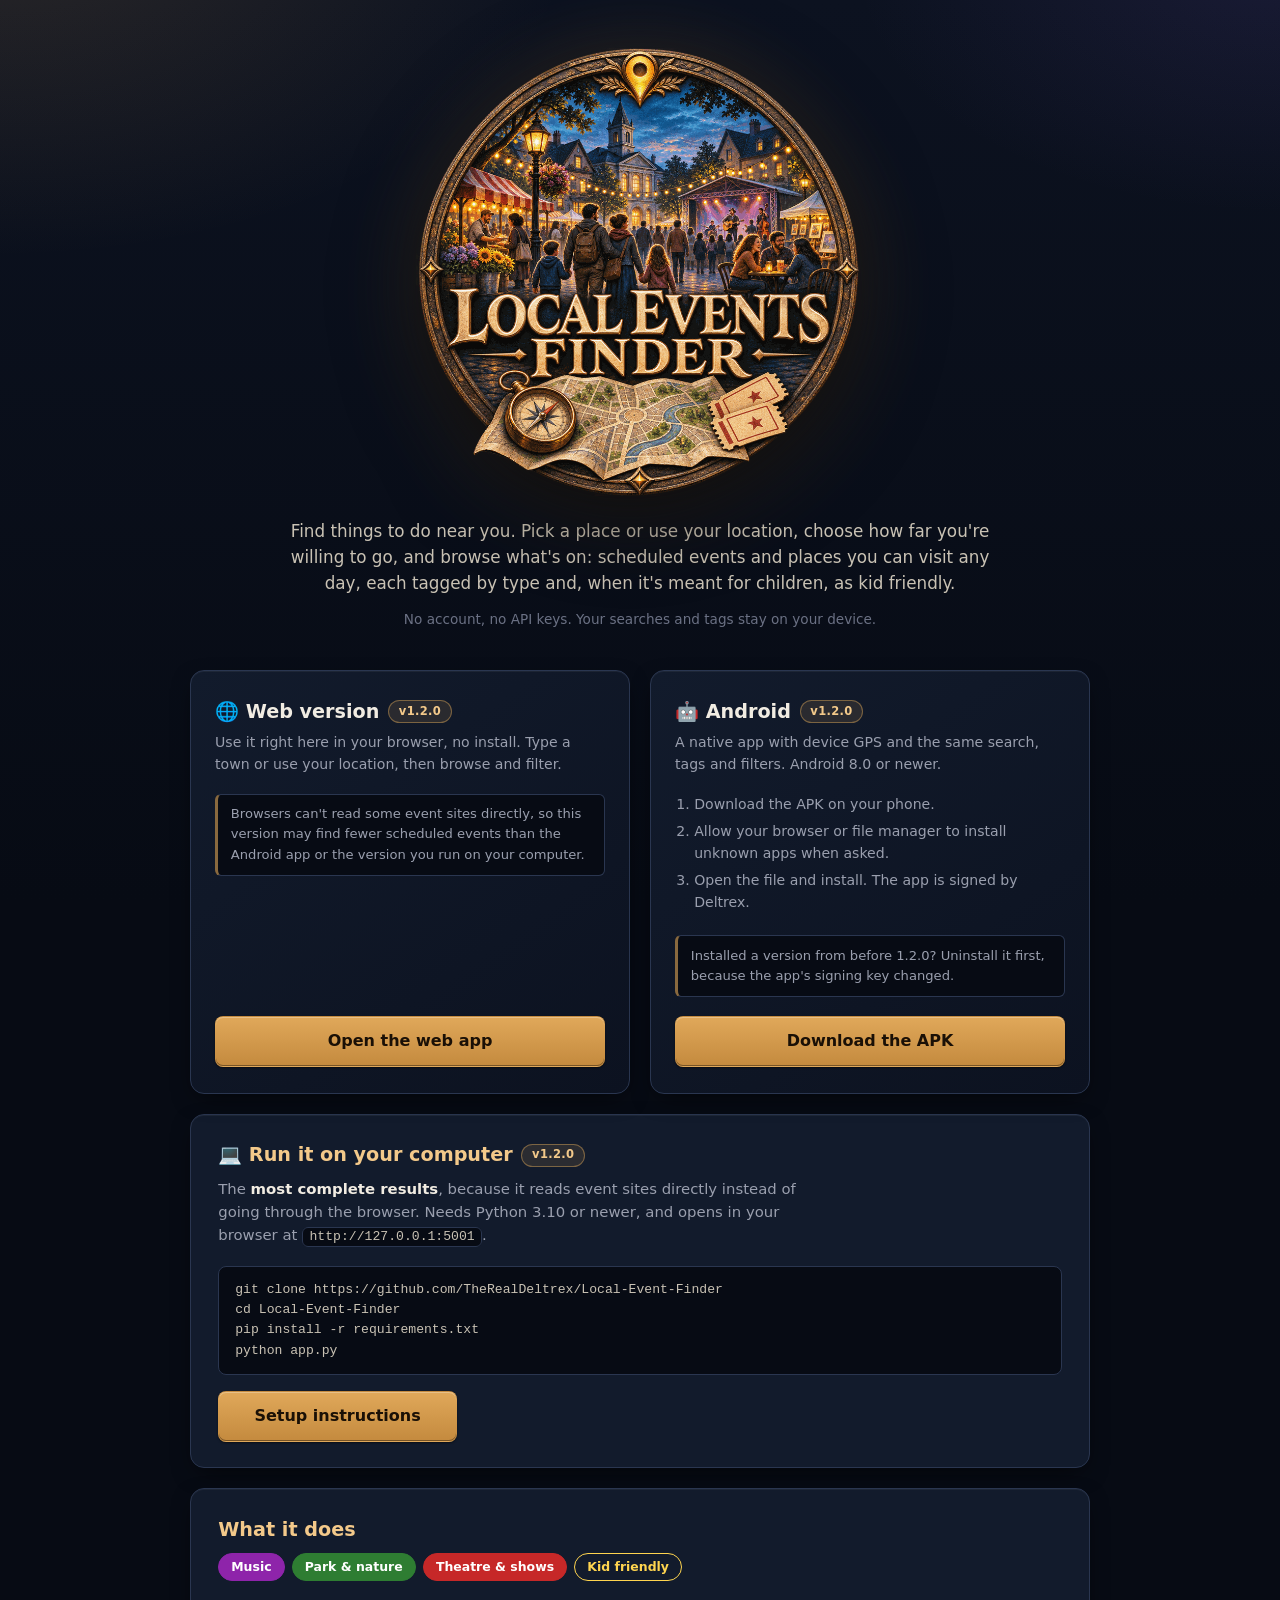
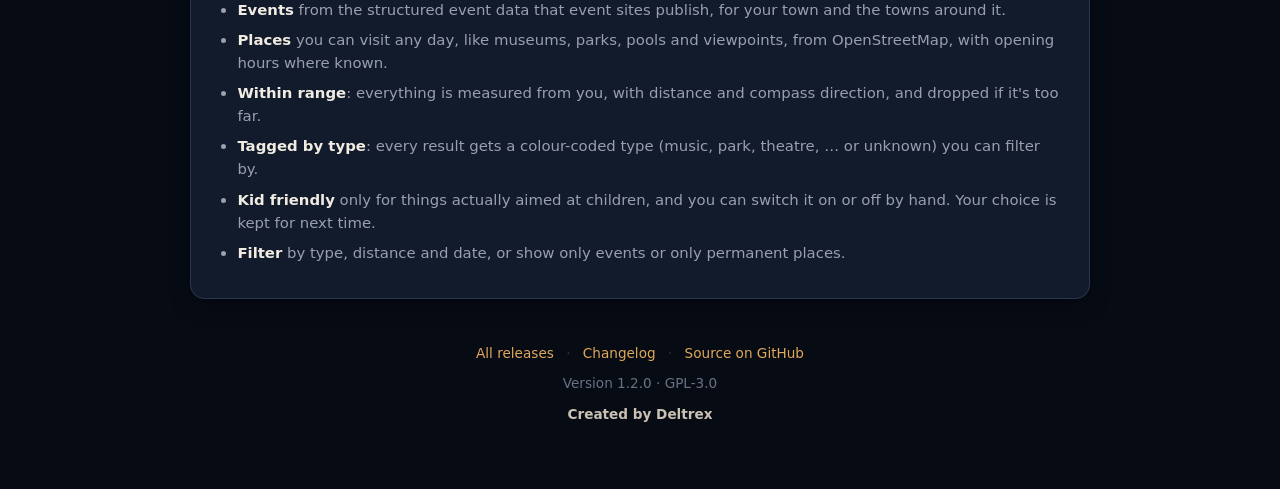
<file: docs/index.html>
<!doctype html>
<html lang="en">
<head>
<meta charset="utf-8" />
<meta name="viewport" content="width=device-width, initial-scale=1" />
<title>Local Events Finder — use it in your browser or on Android</title>
<meta name="description" content="Find things to do near you: local events and places within range, tagged by type (music, parks, theatre, …) and kid friendly. Use it in your browser, on Android or on your own computer. No account, no API keys." />
<link rel="icon" type="image/png" href="favicon.png" />
<link rel="apple-touch-icon" href="apple-touch-icon.png" />
<meta property="og:title" content="Local Events Finder" />
<meta property="og:description" content="Find events and places near you, tagged by type and kid friendly. Use it in your browser or on Android. No account, no API keys." />
<meta property="og:image" content="https://therealdeltrex.github.io/Local-Event-Finder/logo.png" />
<meta name="twitter:card" content="summary_large_image" />
<style>
  /* Colours are taken from the logo: a night-blue square with warm lantern and brass tones. */
  :root {
    --bg-deep: #070b14;
    --bg: #0c1220;
    --surface: #121b2c;
    --surface-2: #19253b;
    --border: #2a3650;
    --border-lit: #5a4a30;
    --text: #f1ece2;
    --text-dim: #c9c2b4;
    --muted: #9a9fae;
    --faint: #6b7184;
    --accent: #e0a85a;
    --accent-hover: #f3c98a;
    --accent-ink: #1a1006;
    --kids: #ffd54f;
    --shadow-1: 0 1px 2px rgb(0 0 0 / 0.5);
    --shadow-2: 0 8px 24px -8px rgb(0 0 0 / 0.7);
    --shadow-3: 0 18px 48px -16px rgb(0 0 0 / 0.8);
    --rim: inset 0 1px 0 rgb(255 255 255 / 0.05);
    --rim-lit: inset 0 1px 0 rgb(255 255 255 / 0.12);
    --font: "Segoe UI", system-ui, -apple-system, Roboto, Arial, sans-serif;
  }

  * { box-sizing: border-box; }
  html { background: var(--bg-deep); }

  body {
    margin: 0;
    min-height: 100vh;
    font-family: var(--font);
    color: var(--text);
    line-height: 1.55;
    background:
      radial-gradient(1000px 600px at 0% -10%, rgb(224 168 90 / 0.14), transparent 58%),
      radial-gradient(820px 480px at 100% -4%, rgb(120 90 200 / 0.12), transparent 52%),
      linear-gradient(180deg, var(--bg) 0%, var(--bg-deep) 100%);
    background-attachment: fixed;
    -webkit-font-smoothing: antialiased;
  }

  :focus-visible { outline: 2px solid var(--accent-hover); outline-offset: 3px; border-radius: 6px; }

  .wrap { max-width: 940px; margin: 0 auto; padding: 3rem 1.25rem 4rem; }

  .hero { text-align: center; margin-bottom: 2.5rem; }
  .hero .mark {
    display: block;
    width: min(28rem, 100%);
    height: auto;
    margin: 0 auto 1.4rem;
    /* The logo is round with a transparent background, so it gets a glow instead of a frame. */
    filter: drop-shadow(0 18px 40px rgb(0 0 0 / 0.75)) drop-shadow(0 0 28px rgb(224 168 90 / 0.18));
  }
  .hero h1 { position: absolute; width: 1px; height: 1px; overflow: hidden; clip: rect(0 0 0 0); }
  .hero p { color: var(--text-dim); font-size: 1.05rem; max-width: 44rem; margin: 0 auto; text-wrap: pretty; }
  .hero .tagline { font-size: 0.85rem; margin-top: 0.8rem; color: var(--faint); }

  .section {
    background: var(--surface);
    border: 1px solid var(--border);
    border-radius: 14px;
    padding: 1.6rem 1.7rem;
    margin-bottom: 1.25rem;
    box-shadow: var(--shadow-2), var(--rim);
  }
  .section > h2 {
    margin: 0 0 0.5rem;
    font-size: 1.2rem;
    font-weight: 600;
    color: var(--accent-hover);
    display: flex; align-items: center; gap: 0.55rem; flex-wrap: wrap;
  }
  .section p.lead { color: var(--muted); font-size: 0.93rem; margin: 0 0 1.15rem; max-width: 62ch; }
  .section p.lead strong { color: var(--text); }

  .section.featured {
    border-color: var(--border-lit);
    background: linear-gradient(145deg, var(--surface-2) 0%, var(--bg) 100%);
    box-shadow: var(--shadow-3), var(--rim-lit);
  }

  .cards { display: grid; grid-template-columns: repeat(auto-fit, minmax(19rem, 1fr));
           gap: 1.25rem; margin-bottom: 1.25rem; }
  @media (max-width: 700px) { .cards { grid-template-columns: 1fr; } }

  .card {
    display: flex; flex-direction: column; min-width: 0;
    background: linear-gradient(145deg, var(--surface) 0%, var(--bg) 100%);
    border: 1px solid var(--border);
    border-radius: 14px;
    padding: 1.6rem 1.5rem;
    box-shadow: var(--shadow-2), var(--rim);
  }
  .card > h2 {
    margin: 0 0 0.35rem; font-size: 1.2rem; font-weight: 600; color: var(--text);
    display: flex; align-items: center; gap: 0.55rem; flex-wrap: wrap;
  }
  .card p.sub { color: var(--muted); font-size: 0.88rem; margin: 0 0 1.1rem; }
  .card .btn { margin-top: auto; }
  .card .note { margin-bottom: 1.2rem; }

  .version-badge {
    font-size: 0.72rem; font-weight: 600; color: var(--accent-hover);
    background: rgb(224 168 90 / 0.12); border: 1px solid rgb(224 168 90 / 0.45);
    border-radius: 999px; padding: 0.1rem 0.6rem; letter-spacing: 0.03em; white-space: nowrap;
    font-variant-numeric: tabular-nums;
  }

  .btn {
    display: inline-flex; align-items: center; justify-content: center;
    width: 100%; padding: 0.75rem 1rem; border-radius: 8px;
    background: linear-gradient(180deg, var(--accent) 0%, #c48a3e 100%);
    color: var(--accent-ink); font-weight: 700; font-size: 1rem; text-decoration: none;
    border: 1px solid transparent;
    box-shadow: inset 0 1px 0 rgb(255 255 255 / 0.28), inset 0 -1px 0 rgb(0 0 0 / 0.4), var(--shadow-1);
    transition: background 90ms, box-shadow 90ms, transform 90ms;
  }
  .btn:hover { background: linear-gradient(180deg, var(--accent-hover) 0%, var(--accent) 100%); box-shadow: inset 0 1px 0 rgb(255 255 255 / 0.28), inset 0 -1px 0 rgb(0 0 0 / 0.4), var(--shadow-2); }
  .btn:active { transform: translateY(1px); }
  .btn.wide { width: auto; padding-left: 2.2rem; padding-right: 2.2rem; }

  .steps { margin: 0 0 1rem; padding-left: 1.2rem; font-size: 0.88rem; color: var(--muted); }
  .steps li { margin-bottom: 0.35rem; }
  code {
    background: var(--bg-deep); border: 1px solid var(--border); border-radius: 6px;
    padding: 0.08rem 0.4rem; font-size: 0.82rem; color: var(--text-dim);
  }
  pre {
    background: var(--bg-deep); border: 1px solid var(--border); border-radius: 8px;
    padding: 0.8rem 1rem; overflow-x: auto; font-size: 0.82rem; color: var(--text-dim); margin: 0 0 1rem;
  }
  pre code { background: none; border: none; padding: 0; }
  .note {
    margin: 0 0 1.1rem; padding: 0.6rem 0.8rem; font-size: 0.82rem; color: var(--muted);
    background: var(--bg-deep); border: 1px solid var(--border);
    border-left: 3px solid rgb(224 168 90 / 0.6); border-radius: 6px;
  }

  .tags { display: flex; gap: 0.45rem; flex-wrap: wrap; margin: 0 0 1.1rem; }
  .pill { border-radius: 999px; padding: 0.22rem 0.75rem; font-size: 0.78rem; font-weight: 600; border: 1px solid var(--border); }
  .pill.type { color: #fff; border-color: var(--c); background: var(--c); }
  .pill.kids { color: var(--kids); border-color: var(--kids); }

  .features { margin: 0.4rem 0 0; padding-left: 1.2rem; color: var(--muted); font-size: 0.93rem; }
  .features li { margin-bottom: 0.45rem; }
  .features li strong { color: var(--text); font-weight: 600; }

  footer { text-align: center; margin-top: 2.75rem; color: var(--faint); font-size: 0.85rem; }
  footer a { color: var(--accent); text-decoration: none; }
  footer a:hover { color: var(--accent-hover); text-decoration: underline; }
  footer .links { margin-bottom: 0.6rem; }
  footer .links span { margin: 0 0.5rem; color: var(--border); }
  footer .credit { margin-top: 0.6rem; color: var(--text-dim); font-weight: 600; }

  @media (prefers-reduced-motion: reduce) {
    *, *::before, *::after { animation-duration: 0.01ms !important; transition-duration: 0.01ms !important; }
    .btn:active { transform: none; }
  }
</style>
</head>
<body>
  <div class="wrap">
    <section class="hero">
      <img class="mark" src="logo.png" width="880" height="880" alt="Local Events Finder" />
      <h1>Local Events Finder</h1>
      <p>
        Find things to do near you. Pick a place or use your location, choose how far you're
        willing to go, and browse what's on: scheduled events and places you can visit any day,
        each tagged by type and, when it's meant for children, as kid friendly.
      </p>
      <p class="tagline">No account, no API keys. Your searches and tags stay on your device.</p>
    </section>

    <div class="cards">
      <div class="card">
        <h2>🌐 Web version <span class="version-badge" data-app-version>v—</span></h2>
        <p class="sub">Use it right here in your browser, no install. Type a town or use your location, then browse and filter.</p>
        <p class="note">
          Browsers can't read some event sites directly, so this version may find fewer
          scheduled events than the Android app or the version you run on your computer.
        </p>
        <a class="btn" href="app.html">Open the web app</a>
      </div>

      <div class="card">
        <h2>🤖 Android <span class="version-badge" data-app-version>v—</span></h2>
        <p class="sub">A native app with device GPS and the same search, tags and filters. Android 8.0 or newer.</p>
        <ol class="steps" style="margin-top:0">
          <li>Download the APK on your phone.</li>
          <li>Allow your browser or file manager to install unknown apps when asked.</li>
          <li>Open the file and install. The app is signed by Deltrex.</li>
        </ol>
        <p class="note">
          Installed a version from before 1.2.0? Uninstall it first, because the app's signing
          key changed.
        </p>
        <a class="btn"
           href="https://github.com/TheRealDeltrex/Local-Event-Finder/releases/latest/download/LocalEventFinder.apk">
          Download the APK
        </a>
      </div>
    </div>

    <div class="section">
      <h2>💻 Run it on your computer <span class="version-badge" data-app-version>v—</span></h2>
      <p class="lead">
        The <strong>most complete results</strong>, because it reads event sites directly
        instead of going through the browser. Needs Python 3.10 or newer, and opens in your
        browser at <code>http://127.0.0.1:5001</code>.
      </p>
<pre><code>git clone https://github.com/TheRealDeltrex/Local-Event-Finder
cd Local-Event-Finder
pip install -r requirements.txt
python app.py</code></pre>
      <a class="btn wide" href="https://github.com/TheRealDeltrex/Local-Event-Finder#run-the-local-web-app">Setup instructions</a>
    </div>

    <div class="section">
      <h2>What it does</h2>
      <div class="tags">
        <span class="pill type" style="--c:#8e24aa">Music</span>
        <span class="pill type" style="--c:#2e7d32">Park &amp; nature</span>
        <span class="pill type" style="--c:#c62828">Theatre &amp; shows</span>
        <span class="pill kids">Kid friendly</span>
      </div>
      <ul class="features">
        <li><strong>Events</strong> from the structured event data that event sites publish, for your town and the towns around it.</li>
        <li><strong>Places</strong> you can visit any day, like museums, parks, pools and viewpoints, from OpenStreetMap, with opening hours where known.</li>
        <li><strong>Within range</strong>: everything is measured from you, with distance and compass direction, and dropped if it's too far.</li>
        <li><strong>Tagged by type</strong>: every result gets a colour-coded type (music, park, theatre, … or unknown) you can filter by.</li>
        <li><strong>Kid friendly</strong> only for things actually aimed at children, and you can switch it on or off by hand. Your choice is kept for next time.</li>
        <li><strong>Filter</strong> by type, distance and date, or show only events or only permanent places.</li>
      </ul>
    </div>

    <footer>
      <div class="links">
        <a href="https://github.com/TheRealDeltrex/Local-Event-Finder/releases">All releases</a>
        <span>·</span>
        <a href="https://github.com/TheRealDeltrex/Local-Event-Finder/blob/main/CHANGELOG.md">Changelog</a>
        <span>·</span>
        <a href="https://github.com/TheRealDeltrex/Local-Event-Finder">Source on GitHub</a>
      </div>
      Version <span data-app-version-plain>—</span> · GPL-3.0
      <div class="credit">Created by Deltrex</div>
    </footer>
  </div>
  <script src="version.js"></script>
  <script>
    var v = window.LEF_VERSION;
    document.querySelectorAll("[data-app-version]").forEach(function (n) { n.textContent = v ? "v" + v : "v—"; });
    document.querySelectorAll("[data-app-version-plain]").forEach(function (n) { n.textContent = v || "—"; });
  </script>
</body>
</html>
</file>
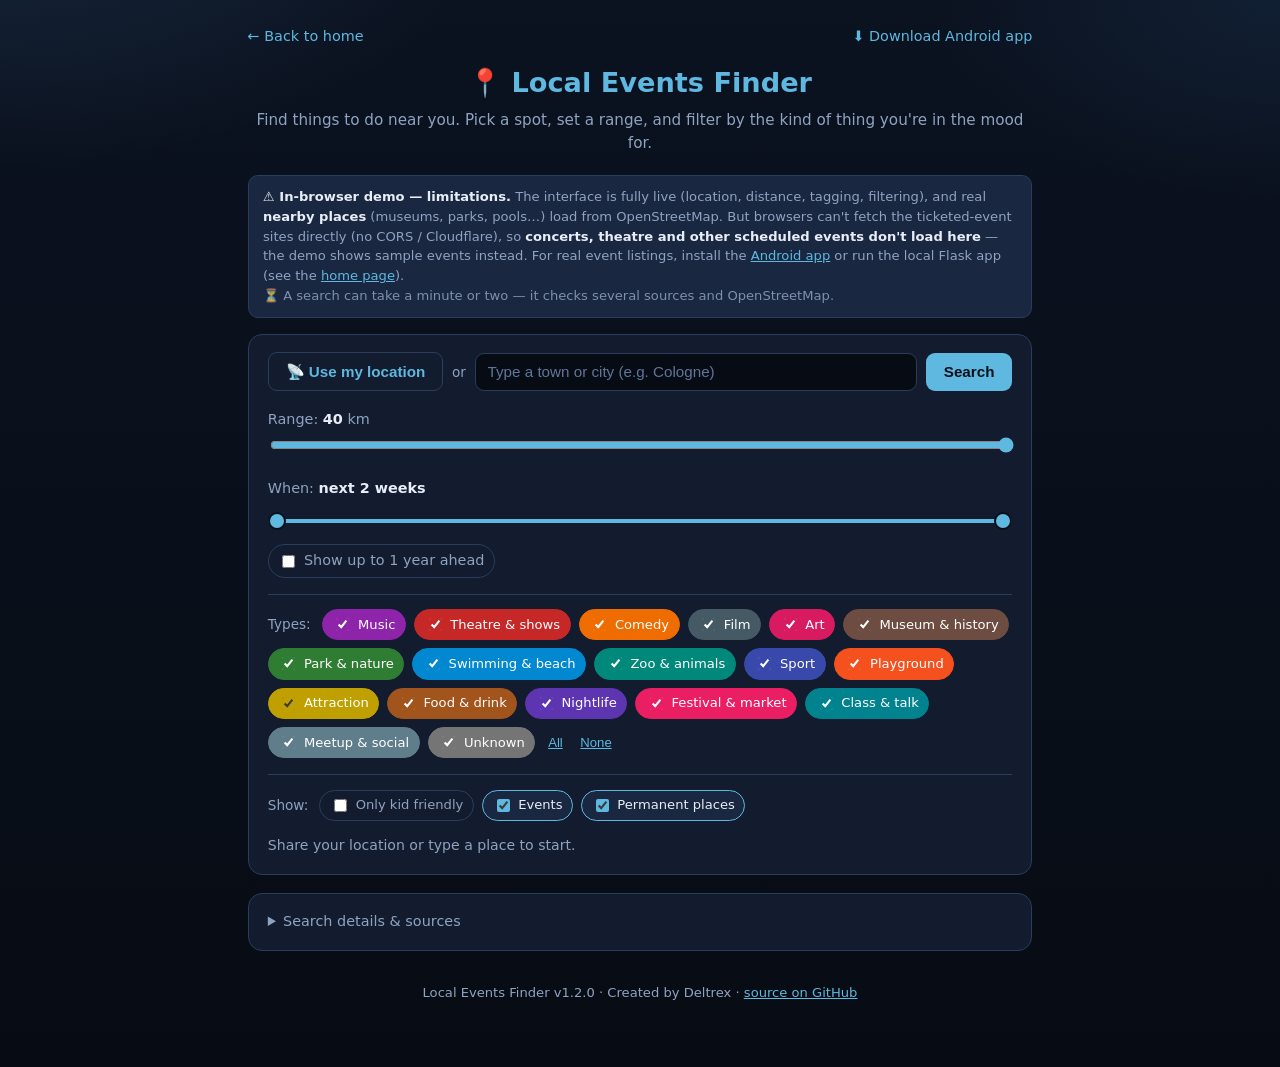
<file: docs/app.html>
<!doctype html>
<html lang="en">
<head>
<meta charset="utf-8" />
<meta name="viewport" content="width=device-width, initial-scale=1" />
<title>Local Events Finder — web app</title>
<meta name="description" content="Run the Local Events Finder in your browser — find nearby events and places, tagged by type and kid friendly where they're meant for children." />
<link rel="icon" type="image/png" href="favicon.png" />
<link rel="apple-touch-icon" href="apple-touch-icon.png" />
<link rel="stylesheet" href="webapp.css" />
</head>
<body>
  <div class="wrap">
    <div class="topbar">
      <a href="index.html">← Back to home</a>
      <a href="https://github.com/TheRealDeltrex/Local-Event-Finder/releases/latest/download/LocalEventFinder.apk">⬇ Download Android app</a>
    </div>

    <header class="hero">
      <h1>📍 Local Events Finder</h1>
      <p>Find things to do near you. Pick a spot, set a range, and filter by the kind of thing you're in the mood for.</p>
    </header>

    <div class="banner">
      <strong>⚠️ In-browser demo — limitations.</strong> The interface is fully live (location, distance,
      tagging, filtering), and real <strong>nearby places</strong> (museums, parks, pools…) load from
      OpenStreetMap. But browsers can't fetch the ticketed-event sites directly (no CORS / Cloudflare), so
      <strong>concerts, theatre and other scheduled events don't load here</strong> — the demo shows sample
      events instead. For real event listings, install the
      <a href="https://github.com/TheRealDeltrex/Local-Event-Finder/releases/latest/download/LocalEventFinder.apk" style="color:var(--accent)">Android app</a>
      or run the local Flask app (see the <a href="index.html" style="color:var(--accent)">home page</a>).
      <br><span style="opacity:.85">⏳ A search can take a minute or two — it checks several sources and OpenStreetMap.</span>
    </div>

    <section class="panel controls">
      <div class="loc-row">
        <button id="btn-geo" class="btn ghost" type="button">📡 Use my location</button>
        <span class="or">or</span>
        <input id="loc-name" type="text" placeholder="Type a town or city (e.g. Cologne)" autocomplete="off" />
        <button id="btn-search" class="btn" type="button">Search</button>
      </div>

      <div class="range-row">
        <label for="range">Range: <strong id="range-val">40</strong> km</label>
        <input id="range" type="range" min="1" max="40" value="40" step="1" />
      </div>

      <div class="range-row">
        <label>When: <strong id="date-label">next 2 weeks</strong></label>
        <div class="dual" id="date-dual">
          <div class="dual-track"></div>
          <div class="dual-fill" id="date-fill"></div>
          <input id="day-min" type="range" min="0" max="14" value="0" step="1" aria-label="Earliest day" />
          <input id="day-max" type="range" min="0" max="14" value="14" step="1" aria-label="Latest day" />
        </div>
        <label class="chip-toggle" style="margin-top:.5rem" title="Also show events up to a year ahead">
          <input type="checkbox" id="extend-year" />
          <span>Show up to 1 year ahead</span>
        </label>
      </div>

      <div class="filter-row type-filters">
        <span class="filter-label">Types:</span>
        <span id="type-chips" class="chip-group"></span>
        <button type="button" class="link-btn" id="types-all">All</button>
        <button type="button" class="link-btn" id="types-none">None</button>
      </div>
      <div class="filter-row">
        <span class="filter-label">Show:</span>
        <label class="chip-toggle" title="Only things actually aimed at children"><input type="checkbox" id="only-kids" /><span>Only kid friendly</span></label>
        <label class="chip-toggle" title="Scheduled events with a date"><input type="checkbox" id="show-events" checked /><span>Events</span></label>
        <label class="chip-toggle" title="Permanent places like museums, parks and pools"><input type="checkbox" id="show-permanent" checked /><span>Permanent places</span></label>
      </div>

      <p id="status" class="status" role="status"></p>
    </section>

    <section id="results" class="results" aria-live="polite"></section>

    <details class="panel log-panel">
      <summary>Search details &amp; sources</summary>
      <ul id="log"></ul>
      <p class="muted small">
        Events come from structured (schema.org) data published by event sites, fetched via a public CORS proxy.
        Geocoding &amp; distance use OpenStreetMap. Your searches and tags stay in this browser (localStorage).
      </p>
    </details>

    <footer class="credit">Local Events Finder <span data-app-version></span> · Created by Deltrex · <a href="https://github.com/TheRealDeltrex/Local-Event-Finder" style="color:var(--accent)">source on GitHub</a></footer>
  </div>

  <script src="version.js"></script>
  <script src="webapp.js"></script>
</body>
</html>
</file>
<file: docs/webapp.css>
:root {
  --bg: #0b1220;
  --bg-deep: #070c14;
  --surface: #121c2e;
  --surface-2: #1a2740;
  --border: #2a3d5c;
  --text: #e8eef8;
  --muted: #8fa3c1;
  --accent: #5eb8e0;
  --accent-hover: #8ad0f0;
  --kids: #ffd54f;
  --font: "Segoe UI", system-ui, -apple-system, sans-serif;
}
* { box-sizing: border-box; }
body {
  margin: 0;
  min-height: 100vh;
  font-family: var(--font);
  color: var(--text);
  line-height: 1.5;
  background:
    radial-gradient(900px 500px at 0% -10%, rgba(80,140,190,.18), transparent 55%),
    radial-gradient(700px 400px at 100% 0%, rgba(40,80,120,.22), transparent 50%),
    linear-gradient(180deg, var(--bg) 0%, var(--bg-deep) 100%);
}
.wrap { max-width: 820px; margin: 0 auto; padding: 1.6rem 1.1rem 4rem; }
.topbar { display: flex; justify-content: space-between; align-items: center; margin-bottom: 1rem; }
.topbar a { color: var(--accent); text-decoration: none; font-size: .9rem; }
.topbar a:hover { color: var(--accent-hover); }
.hero { text-align: center; margin-bottom: 1.3rem; }
.hero h1 { font-size: 1.7rem; margin: 0 0 .3rem; color: var(--accent); }
.hero p { color: var(--muted); margin: 0; font-size: .95rem; }

.banner {
  background: var(--surface-2); border: 1px solid var(--border);
  border-radius: 10px; padding: .7rem .9rem; margin-bottom: 1rem;
  color: var(--muted); font-size: .82rem;
}
.banner strong { color: var(--text); }

.panel {
  background: var(--surface); border: 1px solid var(--border);
  border-radius: 14px; padding: 1.1rem 1.2rem; margin-bottom: 1.1rem;
}
.loc-row { display: flex; flex-wrap: wrap; gap: .55rem; align-items: center; }
.loc-row .or { color: var(--muted); font-size: .85rem; }
#loc-name {
  flex: 1 1 200px; min-width: 160px; padding: .6rem .75rem; border-radius: 9px;
  border: 1px solid var(--border); background: var(--bg-deep); color: var(--text); font-size: .95rem;
}
#loc-name::placeholder { color: #5f7599; }

.btn {
  padding: .6rem 1.05rem; border-radius: 9px; background: var(--accent);
  color: #061018; font-weight: 700; font-size: .95rem; border: 1px solid transparent; cursor: pointer;
}
.btn:hover { background: var(--accent-hover); }
.btn.ghost { background: transparent; color: var(--accent); border-color: var(--border); }
.btn.ghost:hover { background: var(--surface-2); color: var(--accent-hover); }
.btn:disabled { opacity: .55; cursor: default; }

.range-row { margin-top: 1rem; }
.range-row label { color: var(--muted); font-size: .9rem; }
.range-row strong { color: var(--text); }
#range { width: 100%; margin-top: .35rem; accent-color: var(--accent); }

.dual { position: relative; height: 30px; margin-top: .4rem; }
.dual-track, .dual-fill { position: absolute; top: 13px; height: 4px; border-radius: 2px; }
.dual-track { left: 0; right: 0; background: var(--border); }
.dual-fill { background: var(--accent); }
.dual input[type="range"] {
  position: absolute; left: 0; top: 0; width: 100%; height: 30px; margin: 0;
  -webkit-appearance: none; appearance: none; background: transparent; pointer-events: none;
}
.dual input[type="range"]::-webkit-slider-runnable-track { height: 4px; background: transparent; }
.dual input[type="range"]::-moz-range-track { height: 4px; background: transparent; }
.dual input[type="range"]::-webkit-slider-thumb {
  -webkit-appearance: none; appearance: none; pointer-events: auto; margin-top: -7px;
  height: 18px; width: 18px; border-radius: 50%; background: var(--accent);
  border: 2px solid #061018; cursor: pointer;
}
.dual input[type="range"]::-moz-range-thumb {
  pointer-events: auto; height: 18px; width: 18px; border-radius: 50%;
  background: var(--accent); border: 2px solid #061018; cursor: pointer;
}

.filter-row {
  display: flex; flex-wrap: wrap; align-items: center; gap: .5rem;
  margin-top: 1rem; padding-top: .9rem; border-top: 1px solid var(--border);
}
.filter-label { color: var(--muted); font-size: .85rem; margin-right: .2rem; }
.chip-toggle {
  display: inline-flex; align-items: center; gap: .35rem; padding: .3rem .6rem;
  border: 1px solid var(--border); border-radius: 999px; font-size: .82rem;
  cursor: pointer; user-select: none; color: var(--muted);
}
.chip-toggle input { accent-color: var(--accent); }
.chip-toggle:has(input:checked) { color: var(--text); border-color: var(--accent); background: var(--surface-2); }

.status { margin: .9rem 0 0; color: var(--muted); font-size: .88rem; min-height: 1.1em; }
.status.error { color: #ff9a9a; }

.results { display: flex; flex-direction: column; gap: .8rem; }
.card.event {
  display: flex; gap: .8rem; justify-content: space-between; background: var(--surface);
  border: 1px solid var(--border); border-radius: 12px; padding: .95rem 1.05rem;
}
.event-main { min-width: 0; }
.event-title { margin: 0 0 .3rem; font-size: 1.05rem; }
.event-title a { color: var(--text); text-decoration: none; }
.event-title a:hover { color: var(--accent-hover); text-decoration: underline; }
.event-meta { margin: 0 0 .4rem; color: var(--muted); font-size: .82rem; display: flex; flex-wrap: wrap; gap: .35rem; align-items: center; }
.event-meta .dot { opacity: .5; }
.event-dist { color: var(--accent); font-weight: 600; text-decoration: none; cursor: pointer; }
a.event-dist:hover { text-decoration: underline; }
.event-desc { margin: 0; color: var(--muted); font-size: .86rem; display: -webkit-box; -webkit-line-clamp: 2; -webkit-box-orient: vertical; overflow: hidden; }
.event-tags { display: flex; flex-direction: column; gap: .4rem; flex-shrink: 0; }
.tag-btn {
  border: 1px solid var(--border); background: transparent; color: var(--muted);
  border-radius: 999px; padding: .28rem .6rem; font-size: .74rem; cursor: pointer; white-space: nowrap; font-weight: 600;
}
.tag-btn[data-tag="kids"].on { color: #1a1400; background: var(--kids); border-color: var(--kids); }

/* Primary type tag: one per result, coloured by type. */
.card.event { border-left: 4px solid var(--type-color, var(--border)); }
.type-tag {
  display: inline-block; text-align: center; white-space: nowrap;
  border-radius: 999px; padding: .28rem .6rem; font-size: .74rem; font-weight: 700;
  color: #fff; background: var(--type-color, #757575);
}
.chip-group { display: contents; }
.type-chip { border-color: var(--type-color); }
.type-chip input { accent-color: var(--type-color); }
.type-chip:has(input:checked) { color: #fff; background: var(--type-color); border-color: var(--type-color); }
.link-btn {
  background: none; border: none; color: var(--accent); cursor: pointer;
  font-size: .82rem; padding: .2rem .3rem; text-decoration: underline;
}
.tag-btn:not(.on):hover { border-color: var(--accent); color: var(--text); }

.empty { text-align: center; color: var(--muted); padding: 2rem 1rem; }
.muted { color: var(--muted); }
.small { font-size: .8rem; }
.log-panel summary { cursor: pointer; color: var(--muted); font-size: .9rem; }
.log-panel ul { margin: .7rem 0 .4rem; padding-left: 1.1rem; color: var(--muted); font-size: .84rem; }

.spinner {
  display: inline-block; width: 1em; height: 1em; margin-right: .4rem;
  border: 2px solid var(--muted); border-top-color: transparent; border-radius: 50%;
  vertical-align: -2px; animation: spin .7s linear infinite;
}
@keyframes spin { to { transform: rotate(360deg); } }
footer.credit { text-align: center; color: var(--muted); font-size: .82rem; margin-top: 2rem; }

@media (max-width: 520px) {
  .card.event { flex-direction: column; }
  .event-tags { flex-direction: row; }
}
</file>
